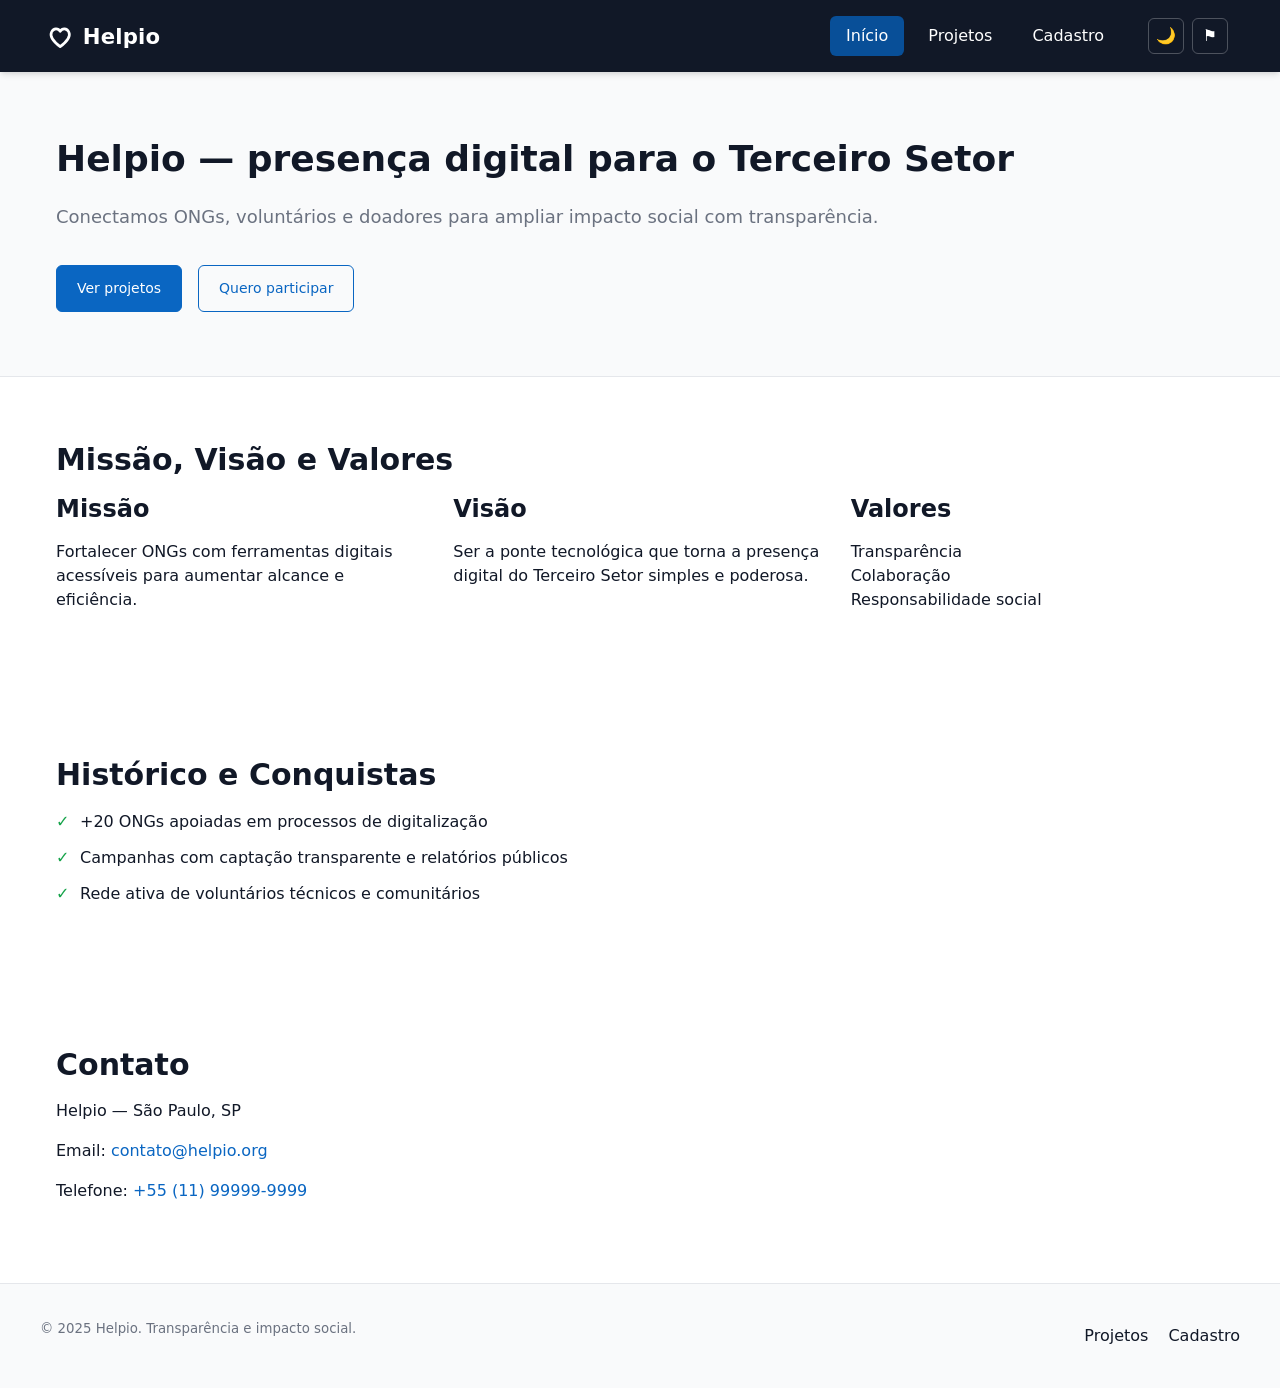
<file: index.html>
<!DOCTYPE html>
<html lang="pt-BR">
  <head>
    <meta charset="utf-8">
    <meta name="viewport" content="width=device-width, initial-scale=1">
    <meta name="description" content="Helpio: plataforma web para ONGs no Brasil — missão, projetos, voluntariado e transparência.">
    <meta name="theme-color" content="#0A66C2">
    <title>Helpio — Plataforma para ONGs</title>
    <link rel="icon" href="svg/logo.svg">
    <link rel="stylesheet" href="css/tokens.css">
    <link rel="stylesheet" href="css/base.css">
    <link rel="stylesheet" href="css/layout.css">
    <link rel="stylesheet" href="css/components.css">
    <link rel="stylesheet" href="css/utilities.css">
    <script src="js/masks.js"></script>
    <script src="js/theme.js"></script>
    <script src="js/storage.js"></script>
    <script src="js/toast.js"></script>
    <script src="js/modal.js"></script>
    <script src="js/panel.js"></script>
    <script src="js/validation.js"></script>
    <script src="js/projects.js"></script>
    <script src="js/router.js"></script>
    <script src="js/main.js"></script>
  </head>
  <body>
    <!-- acessibilidade: link para pular direto para o conteúdo principal -->
    <a class="skip-link" href="#main-content">Pular para conteúdo</a>

    <header class="site-header" role="banner">
      <div class="wrapper header-inner">
        <a class="brand" href="index.html" aria-label="Página inicial da Helpio">
          <img src="svg/logo.svg" alt="Helpio — Logotipo com coração" width="160" height="48">
        </a>
        <nav class="site-nav" aria-label="Navegação principal">
          <input type="checkbox" id="nav-toggle" class="nav-toggle">
          <label for="nav-toggle" class="nav-toggle-label"><span class="burger"><span></span></span><span class="sr-only">Menu</span></label>
          <ul class="nav-list">
            <li><a href="index.html" aria-current="page">Início</a></li>
            <li><a href="projetos.html">Projetos</a></li>
            <li><a href="cadastro.html">Cadastro</a></li>
            <li class="nav-actions">
              <div class="theme-controls" role="group" aria-label="Preferências de aparência">
                <button type="button" class="theme-button" data-theme-toggle="dark" aria-pressed="false" aria-label="Ativar modo escuro">🌙</button>
                <button type="button" class="theme-button" data-contrast-toggle="high" aria-pressed="false" aria-label="Ativar alto contraste">⚑</button>
              </div>
            </li>
          </ul>
          <div class="theme-controls" role="group" aria-label="Preferências de aparência">
            <button type="button" class="theme-button" data-theme-toggle="dark" aria-pressed="false" aria-label="Ativar modo escuro">🌙</button>
            <button type="button" class="theme-button" data-contrast-toggle="high" aria-pressed="false" aria-label="Ativar alto contraste">⚑</button>
          </div>
          <label for="nav-toggle" class="nav-overlay" aria-hidden="true"></label>
        </nav>
      </div>
    </header>

    <main id="main-content" class="site-main" tabindex="-1">
      <!-- hero simples -->
      <section class="section hero" aria-labelledby="hero-title">
        <div class="wrapper">
          <h1 id="hero-title">Helpio — presença digital para o Terceiro Setor</h1>
          <p class="lead">Conectamos ONGs, voluntários e doadores para ampliar impacto social com transparência.</p>
          <div class="cta">
            <a class="button primary" href="projetos.html">Ver projetos</a>
            <a class="button" href="cadastro.html">Quero participar</a>
          </div>
        </div>
      </section>

      <section class="section" aria-labelledby="mvv-title">
        <div class="wrapper">
          <h2 id="mvv-title">Missão, Visão e Valores</h2>
          <div class="grid-3">
            <article>
              <h3>Missão</h3>
              <p>Fortalecer ONGs com ferramentas digitais acessíveis para aumentar alcance e eficiência.</p>
            </article>
            <article>
              <h3>Visão</h3>
              <p>Ser a ponte tecnológica que torna a presença digital do Terceiro Setor simples e poderosa.</p>
            </article>
            <article>
              <h3>Valores</h3>
              <ul>
                <li>Transparência</li>
                <li>Colaboração</li>
                <li>Responsabilidade social</li>
              </ul>
            </article>
          </div>
        </div>
      </section>

      <section class="section" aria-labelledby="history-title">
        <div class="wrapper">
          <h2 id="history-title">Histórico e Conquistas</h2>
          <ul class="checklist">
            <li>+20 ONGs apoiadas em processos de digitalização</li>
            <li>Campanhas com captação transparente e relatórios públicos</li>
            <li>Rede ativa de voluntários técnicos e comunitários</li>
          </ul>
        </div>
      </section>

      <section class="section" aria-labelledby="contact-title">
        <div class="wrapper">
          <h2 id="contact-title">Contato</h2>
          <address>
            <!-- address foi usado para semântica -->
            <p>Helpio — São Paulo, SP</p>
            <p>Email: <a href="mailto:contato@helpio.org">contato@helpio.org</a></p>
            <p>Telefone: <a href="tel:+5511999999999">+55 (11) 99999-9999</a></p>
          </address>
        </div>
      </section>
    </main>

    <footer class="site-footer" role="contentinfo">
      <div class="wrapper footer-inner">
        <p>
          <small>© <span id="year">2025</span> Helpio. Transparência e impacto social.</small>
        </p>
        <nav aria-label="Rodapé">
          <ul class="footer-links">
            <li><a href="projetos.html">Projetos</a></li>
            <li><a href="cadastro.html">Cadastro</a></li>
          </ul>
        </nav>
      </div>
    </footer>
  </body>
  
</html>
</file>
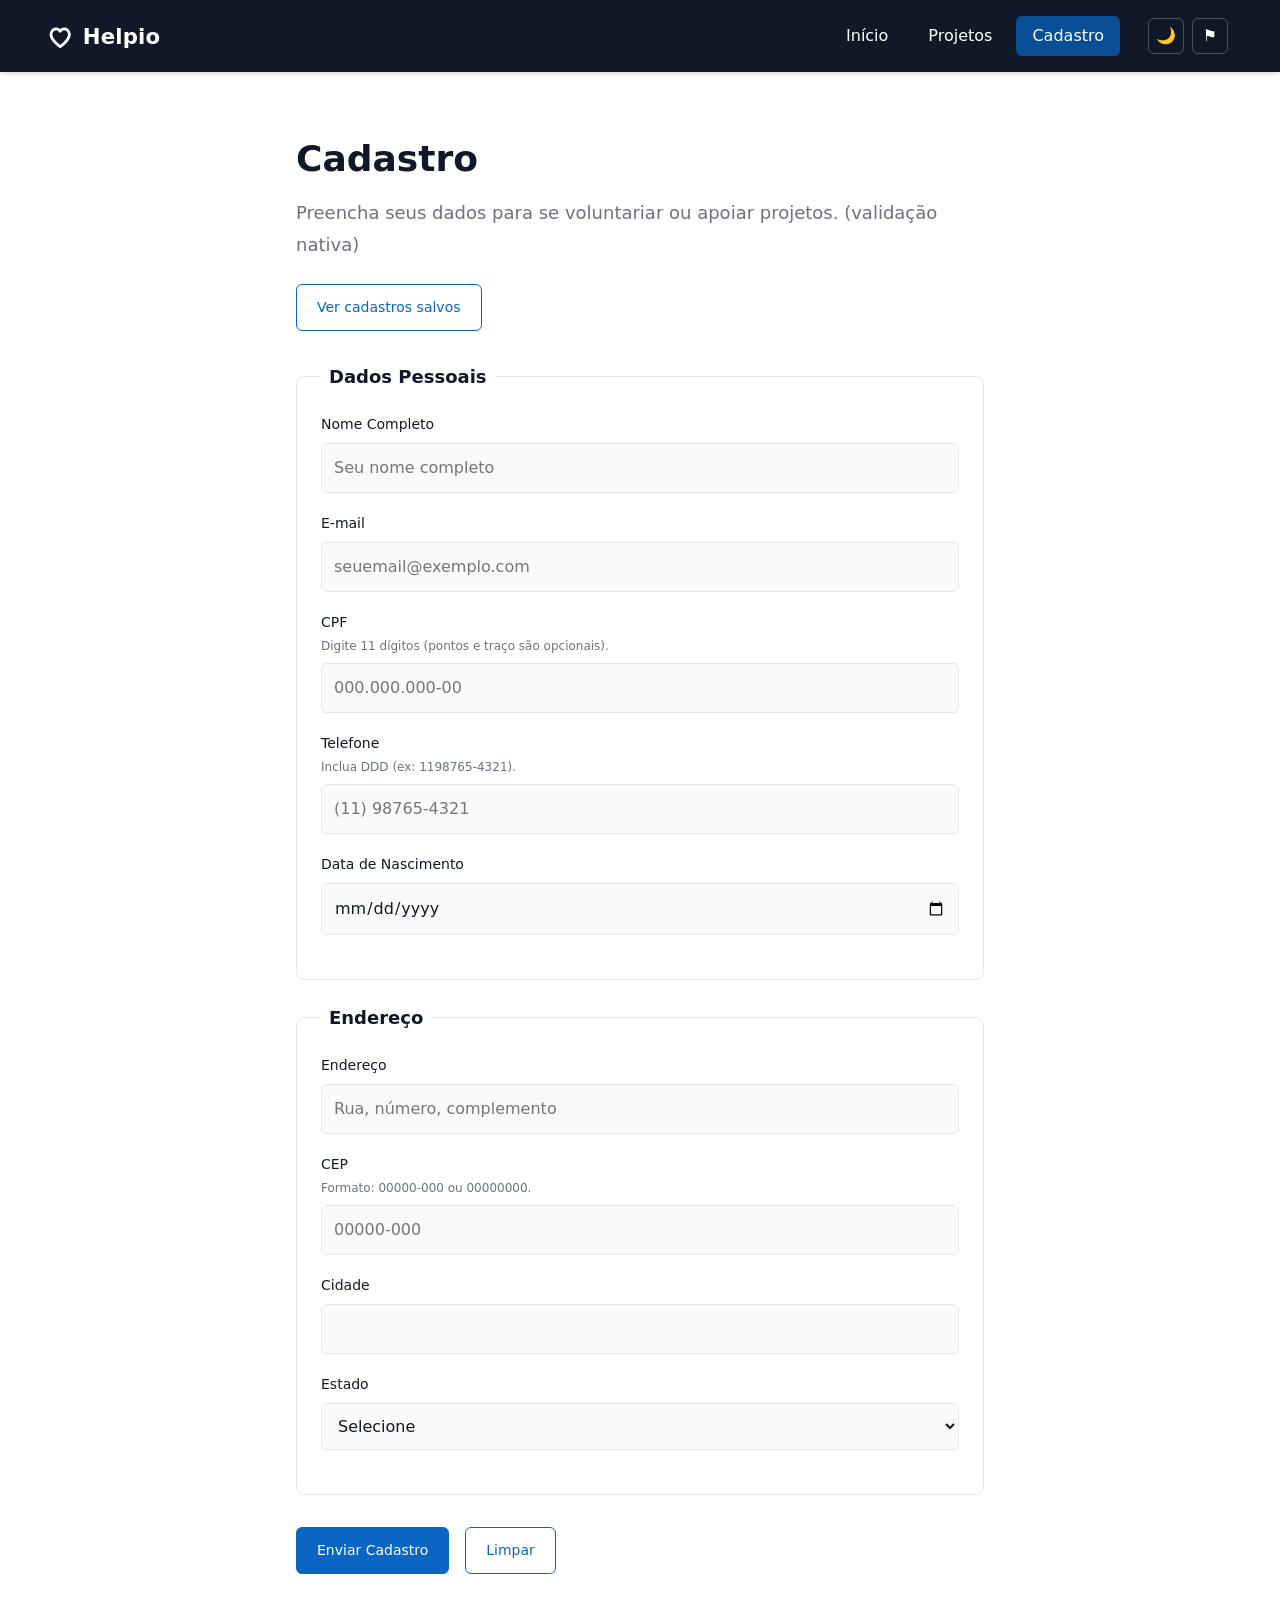
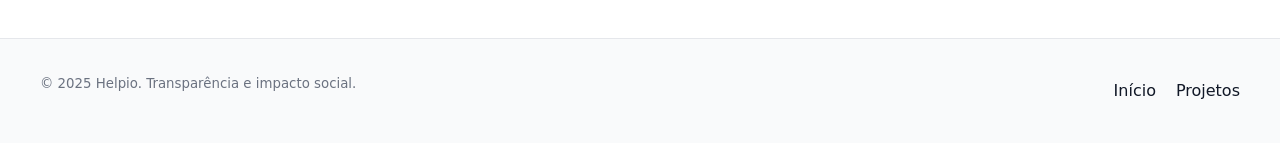
<file: cadastro.html>
<!DOCTYPE html>
<html lang="pt-BR">
  <head>
    <meta charset="utf-8">
    <meta name="viewport" content="width=device-width, initial-scale=1">
    <meta name="description" content="Cadastro na Helpio: voluntários e doadores. Validação nativa com HTML5.">
    <meta name="theme-color" content="#0A66C2">
    <title>Cadastro — Helpio</title>
    <link rel="icon" href="svg/logo.svg">
    <link rel="stylesheet" href="css/tokens.css">
    <link rel="stylesheet" href="css/base.css">
    <link rel="stylesheet" href="css/layout.css">
    <link rel="stylesheet" href="css/components.css">
    <link rel="stylesheet" href="css/utilities.css">
    <script src="js/masks.js"></script>
    <script src="js/theme.js"></script>
    <script src="js/storage.js"></script>
    <script src="js/toast.js"></script>
    <script src="js/modal.js"></script>
    <script src="js/panel.js"></script>
    <script src="js/validation.js"></script>
    <script src="js/projects.js"></script>
    <script src="js/router.js"></script>
    <script src="js/main.js"></script>
  </head>
  <body>
    <a class="skip-link" href="#main-content">Pular para conteúdo</a>

    <header class="site-header" role="banner">
      <div class="wrapper header-inner">
        <a class="brand" href="index.html" aria-label="Página inicial da Helpio">
          <img src="svg/logo.svg" alt="Helpio — Logotipo com coração" width="160" height="48">
        </a>
        <nav class="site-nav" aria-label="Navegação principal">
          <input type="checkbox" id="nav-toggle" class="nav-toggle">
          <label for="nav-toggle" class="nav-toggle-label"><span class="burger"><span></span></span><span class="sr-only">Menu</span></label>
          <ul class="nav-list">
            <li><a href="index.html">Início</a></li>
            <li><a href="projetos.html">Projetos</a></li>
            <li><a href="cadastro.html" aria-current="page">Cadastro</a></li>
            <li class="nav-actions">
              <div class="theme-controls" role="group" aria-label="Preferências de aparência">
                <button type="button" class="theme-button" data-theme-toggle="dark" aria-pressed="false" aria-label="Ativar modo escuro">🌙</button>
                <button type="button" class="theme-button" data-contrast-toggle="high" aria-pressed="false" aria-label="Ativar alto contraste">⚑</button>
              </div>
            </li>
          </ul>
          <div class="theme-controls" role="group" aria-label="Preferências de aparência">
            <button type="button" class="theme-button" data-theme-toggle="dark" aria-pressed="false" aria-label="Ativar modo escuro">🌙</button>
            <button type="button" class="theme-button" data-contrast-toggle="high" aria-pressed="false" aria-label="Ativar alto contraste">⚑</button>
          </div>
          <label for="nav-toggle" class="nav-overlay" aria-hidden="true"></label>
        </nav>
      </div>
    </header>

    <main id="main-content" class="site-main" tabindex="-1">
      <section class="section" aria-labelledby="cadastro-title">
        <div class="wrapper form-wrapper">
          <h1 id="cadastro-title">Cadastro</h1>
          <p class="lead">Preencha seus dados para se voluntariar ou apoiar projetos. (validação nativa)</p>

          <div class="mt-24 mb-32">
            <button type="button" class="button" data-modal-open="modal-cadastros">Ver cadastros salvos</button>
          </div>

          <!-- fieldset/legend foi usado para deixar os grupos mais claros -->
          <form action="#" method="post" data-js="cadastro-form">
            <fieldset>
              <legend>Dados Pessoais</legend>

              <div class="form-field">
                <label for="fullName">Nome Completo</label>
                <input id="fullName" name="fullName" type="text" required minlength="3" placeholder="Seu nome completo">
              </div>

              <div class="form-field">
                <label for="email">E-mail</label>
                <input id="email" name="email" type="email" required placeholder="seuemail@exemplo.com">
              </div>

              <div class="form-field">
                <label for="cpf">CPF</label>
                <small id="cpfHelp" class="help">Digite 11 dígitos (pontos e traço são opcionais).</small>
                <input id="cpf" name="cpf" type="text" inputmode="numeric" aria-describedby="cpfHelp" data-mask="cpf"
                  pattern="^\d{3}\.?\d{3}\.?\d{3}-?\d{2}$" title="Formato: 000.000.000-00 ou 00000000000" required placeholder="000.000.000-00" maxlength="14">
              </div>

              <div class="form-field">
                <label for="phone">Telefone</label>
                <small id="phoneHelp" class="help">Inclua DDD (ex: 1198765-4321).</small>
                <input id="phone" name="phone" type="tel" inputmode="tel" aria-describedby="phoneHelp" data-mask="phone"
                  pattern="^\(?\d{2}\)?\s?\d{4,5}-?\d{4}$" title="Use DDD e número. Exemplos: (11) 98765-4321 ou 11987654321" required placeholder="(11) 98765-4321" maxlength="15">
              </div>

              <div class="form-field">
                <label for="birthDate">Data de Nascimento</label>
                <input id="birthDate" name="birthDate" type="date" required>
              </div>
            </fieldset>

            <fieldset>
              <legend>Endereço</legend>

              <div class="form-field">
                <label for="address">Endereço</label>
                <input id="address" name="address" type="text" required placeholder="Rua, número, complemento">
              </div>

              <div class="form-field">
                <label for="cep">CEP</label>
                <small id="cepHelp" class="help">Formato: 00000-000 ou 00000000.</small>
                <input id="cep" name="cep" type="text" inputmode="numeric" aria-describedby="cepHelp" data-mask="cep"
                  pattern="^\d{5}-?\d{3}$" title="Formato: 00000-000 ou 00000000" required placeholder="00000-000" maxlength="9">
              </div>

              <div class="form-field">
                <label for="city">Cidade</label>
                <input id="city" name="city" type="text" required>
              </div>

              <div class="form-field">
                <label for="state">Estado</label>
                <select id="state" name="state" required>
                  <option value="">Selecione</option>
                  <option>AC</option><option>AL</option><option>AP</option><option>AM</option>
                  <option>BA</option><option>CE</option><option>DF</option><option>ES</option>
                  <option>GO</option><option>MA</option><option>MT</option><option>MS</option>
                  <option>MG</option><option>PA</option><option>PB</option><option>PR</option>
                  <option>PE</option><option>PI</option><option>RJ</option><option>RN</option>
                  <option>RS</option><option>RO</option><option>RR</option><option>SC</option>
                  <option>SP</option><option>SE</option><option>TO</option>
                </select>
              </div>
            </fieldset>

            <div class="form-actions">
              <button type="submit" class="button primary">Enviar Cadastro</button>
              <button type="reset" class="button">Limpar</button>
            </div>
          </form>
        </div>
      </section>
    </main>

    <footer class="site-footer" role="contentinfo">
      <div class="wrapper footer-inner">
        <p>
          <small>© <span id="year">2025</span> Helpio. Transparência e impacto social.</small>
        </p>
        <nav aria-label="Rodapé">
          <ul class="footer-links">
            <li><a href="index.html">Início</a></li>
            <li><a href="projetos.html">Projetos</a></li>
          </ul>
        </nav>
      </div>
    </footer>
  </body>
</html>
</file>
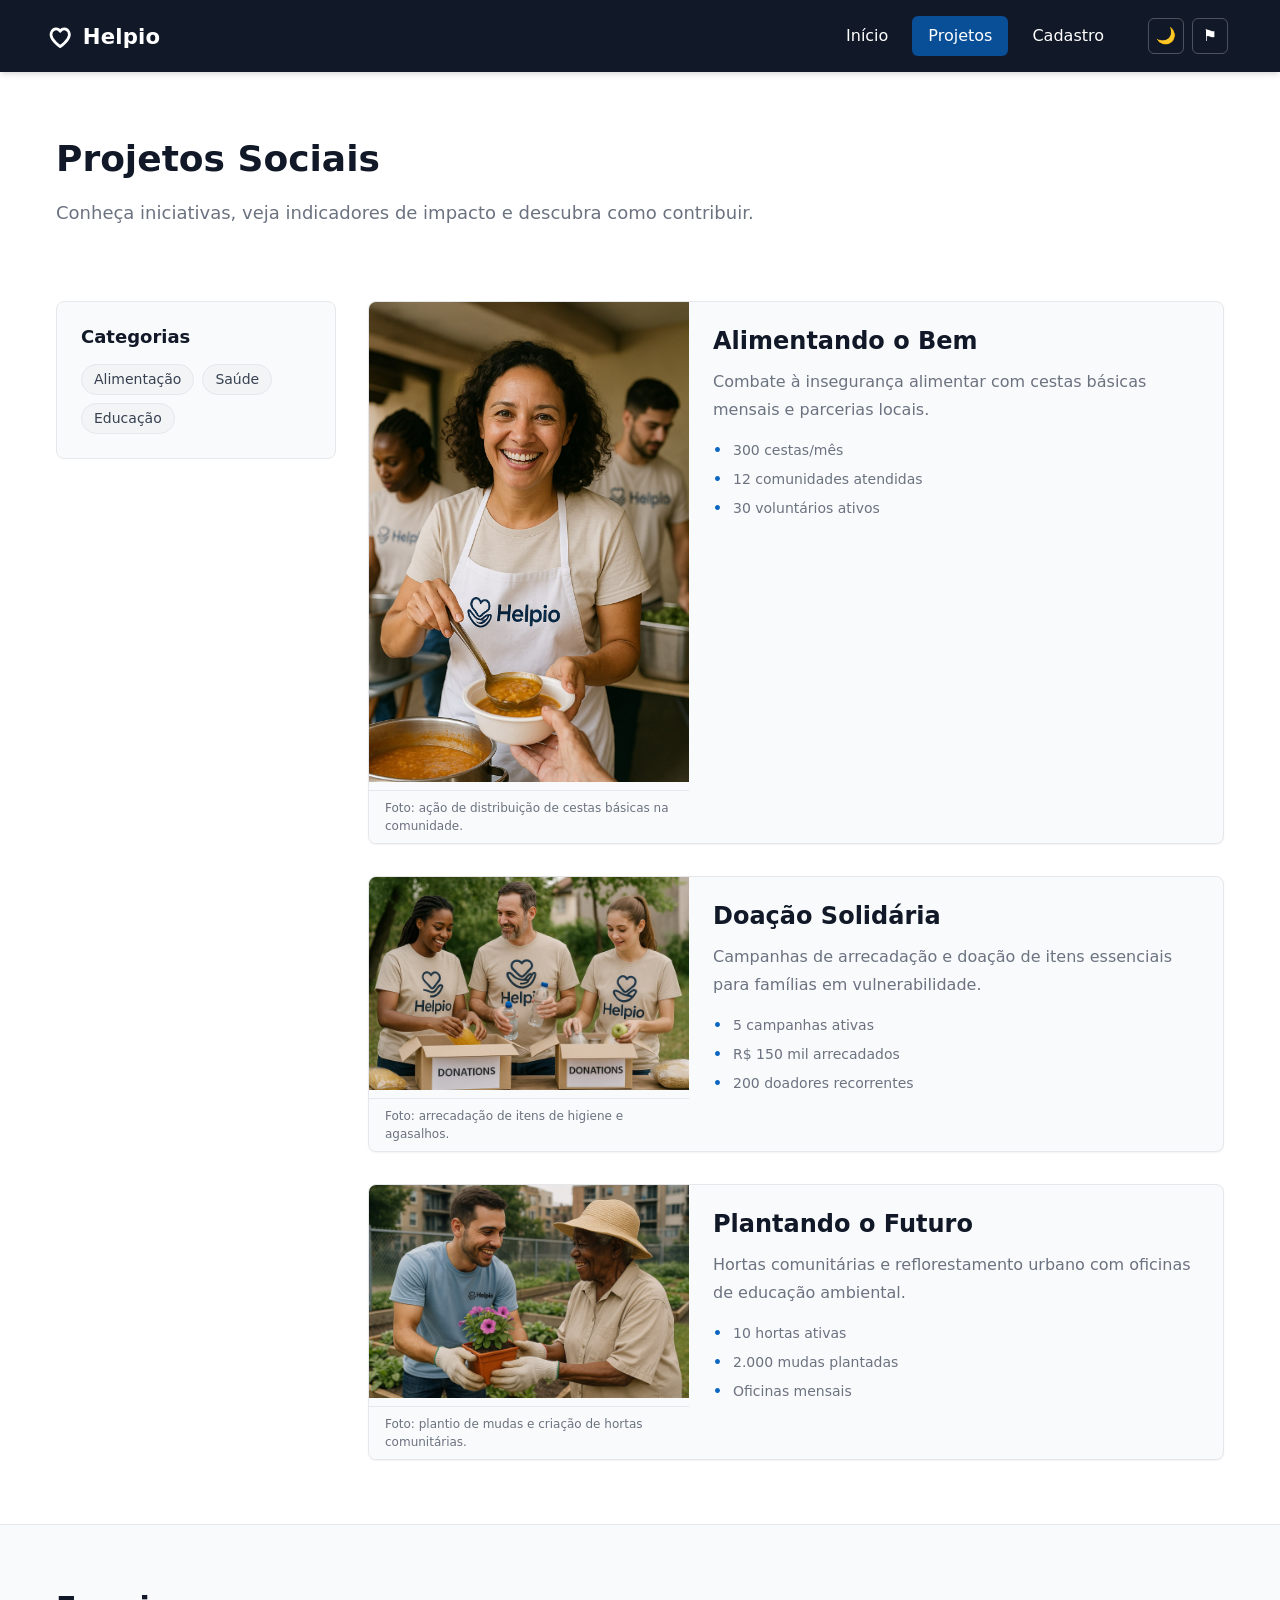
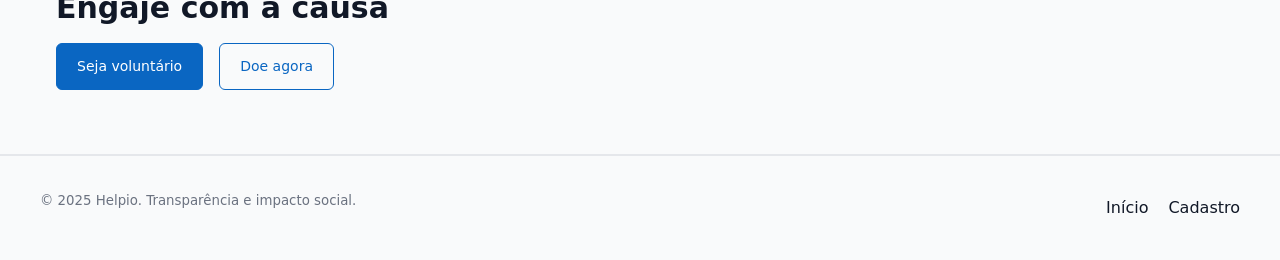
<file: projetos.html>
<!DOCTYPE html>
<html lang="pt-BR">
  <head>
    <meta charset="utf-8">
    <meta name="viewport" content="width=device-width, initial-scale=1">
    <meta name="description" content="Projetos sociais da Helpio: oportunidades de voluntariado, impacto e doações.">
    <meta name="theme-color" content="#0A66C2">
    <title>Projetos — Helpio</title>
    <link rel="icon" href="svg/logo.svg">
    <link rel="stylesheet" href="css/tokens.css">
    <link rel="stylesheet" href="css/base.css">
    <link rel="stylesheet" href="css/layout.css">
    <link rel="stylesheet" href="css/components.css">
    <link rel="stylesheet" href="css/utilities.css">
    <script src="js/masks.js"></script>
    <script src="js/theme.js"></script>
    <script src="js/storage.js"></script>
    <script src="js/toast.js"></script>
    <script src="js/modal.js"></script>
    <script src="js/panel.js"></script>
    <script src="js/validation.js"></script>
    <script src="js/projects.js"></script>
    <script src="js/router.js"></script>
    <script src="js/main.js"></script>
  </head>
  <body>
    <a class="skip-link" href="#main-content">Pular para conteúdo</a>

    <header class="site-header" role="banner">
      <div class="wrapper header-inner">
        <a class="brand" href="index.html" aria-label="Página inicial da Helpio">
          <!-- usando o logo vetorial SVG -->
          <img src="svg/logo.svg" alt="Helpio — Logotipo com coração" width="160" height="48">
        </a>
        <nav class="site-nav" aria-label="Navegação principal">
          <input type="checkbox" id="nav-toggle" class="nav-toggle">
          <label for="nav-toggle" class="nav-toggle-label"><span class="burger"><span></span></span><span class="sr-only">Menu</span></label>
          <ul class="nav-list">
            <li><a href="index.html">Início</a></li>
            <li><a href="projetos.html" aria-current="page">Projetos</a></li>
            <li><a href="cadastro.html">Cadastro</a></li>
            <li class="nav-actions">
              <div class="theme-controls" role="group" aria-label="Preferências de aparência">
                <button type="button" class="theme-button" data-theme-toggle="dark" aria-pressed="false" aria-label="Ativar modo escuro">🌙</button>
                <button type="button" class="theme-button" data-contrast-toggle="high" aria-pressed="false" aria-label="Ativar alto contraste">⚑</button>
              </div>
            </li>
          </ul>
          <div class="theme-controls" role="group" aria-label="Preferências de aparência">
            <button type="button" class="theme-button" data-theme-toggle="dark" aria-pressed="false" aria-label="Ativar modo escuro">🌙</button>
            <button type="button" class="theme-button" data-contrast-toggle="high" aria-pressed="false" aria-label="Ativar alto contraste">⚑</button>
          </div>
          <label for="nav-toggle" class="nav-overlay" aria-hidden="true"></label>
        </nav>
      </div>
    </header>

    <main id="main-content" class="site-main" tabindex="-1">
      <section class="section" aria-labelledby="projects-title">
        <div class="wrapper grid-layout">
          <header class="page-header">
            <h1 id="projects-title">Projetos Sociais</h1>
            <p class="lead">Conheça iniciativas, veja indicadores de impacto e descubra como contribuir.</p>
          </header>

          <aside class="sidebar" aria-labelledby="categories-title">
            <h2 id="categories-title">Categorias</h2>
            <ul class="tags">
              <li><a href="#">Alimentação</a></li>
              <li><a href="#">Saúde</a></li>
              <li><a href="#">Educação</a></li>
            </ul>
          </aside>

          <section class="project-list" aria-label="Lista de projetos">
            <article class="project" aria-labelledby="proj1-title" data-categories="Alimentação">
              <figure>
                <picture>
                  <img src="img/projeto_alimentando_o_bem.jpg" alt="Distribuição de alimentos para famílias — projeto Alimentando o Bem" width="640" height="360" loading="lazy">
                </picture>
                <figcaption>Foto: ação de distribuição de cestas básicas na comunidade.</figcaption>
              </figure>
              <div class="project-body">
                <h2 id="proj1-title">Alimentando o Bem</h2>
                <p>Combate à insegurança alimentar com cestas básicas mensais e parcerias locais.</p>
                <ul class="metrics">
                  <li>300 cestas/mês</li>
                  <li>12 comunidades atendidas</li>
                  <li>30 voluntários ativos</li>
                </ul>
              </div>
            </article>

            <article class="project" aria-labelledby="proj2-title" data-categories="Alimentação, Saúde">
              <figure>
                <picture>
                  <img src="img/projeto_doação_solidária.jpg" alt="Campanha de doações de itens essenciais — projeto Doação Solidária" width="640" height="360" loading="lazy">
                </picture>
                <figcaption>Foto: arrecadação de itens de higiene e agasalhos.</figcaption>
              </figure>
              <div class="project-body">
                <h2 id="proj2-title">Doação Solidária</h2>
                <p>Campanhas de arrecadação e doação de itens essenciais para famílias em vulnerabilidade.</p>
                <ul class="metrics">
                  <li>5 campanhas ativas</li>
                  <li>R$ 150 mil arrecadados</li>
                  <li>200 doadores recorrentes</li>
                </ul>
              </div>
            </article>

            <article class="project" aria-labelledby="proj3-title" data-categories="Educação, Saúde">
              <figure>
                <picture>
                  <img src="img/projeto_plantando_o_futuro.jpg" alt="Mutirão de plantio de mudas — projeto Plantando o Futuro" width="640" height="360" loading="lazy">
                </picture>
                <figcaption>Foto: plantio de mudas e criação de hortas comunitárias.</figcaption>
              </figure>
              <div class="project-body">
                <h2 id="proj3-title">Plantando o Futuro</h2>
                <p>Hortas comunitárias e reflorestamento urbano com oficinas de educação ambiental.</p>
                <ul class="metrics">
                  <li>10 hortas ativas</li>
                  <li>2.000 mudas plantadas</li>
                  <li>Oficinas mensais</li>
                </ul>
              </div>
            </article>
          </section>
        </div>
      </section>

      <section class="section ctas" aria-labelledby="engajamento-title">
        <div class="wrapper">
          <h2 id="engajamento-title">Engaje com a causa</h2>
          <!-- direcionamento para o cadastro -->
          <div class="cta">
            <a class="button primary" href="cadastro.html#voluntario">Seja voluntário</a>
            <a class="button" href="cadastro.html#doacao">Doe agora</a>
          </div>
        </div>
      </section>
    </main>

    <footer class="site-footer" role="contentinfo">
      <div class="wrapper footer-inner">
        <p>
          <small>© <span id="year">2025</span> Helpio. Transparência e impacto social.</small>
        </p>
        <nav aria-label="Rodapé">
          <ul class="footer-links">
            <li><a href="index.html">Início</a></li>
            <li><a href="cadastro.html">Cadastro</a></li>
          </ul>
        </nav>
      </div>
    </footer>
  </body>
</html>
</file>
<file: css/tokens.css>
:root {
  --color-primary-700: #084f98;
  --color-primary-600: #0A66C2;
  --color-primary-500: #2b7bd0;
  --color-primary-400: #60a5fa;
  
  --color-secondary-600: #f97316;
  --color-accent-600: #7c3aed;
  --color-success-600: #16a34a;  
  --color-warning-600: #d97706;  
  --color-danger-600: #dc2626;   
  --color-info-600: #0284c7;     

  --neutral-50:  #f9fafb;
  --neutral-100: #f3f4f6;
  --neutral-200: #e5e7eb;
  --neutral-300: #d1d5db;
  --neutral-400: #9ca3af;
  --neutral-500: #6b7280;
  --neutral-600: #4b5563;
  --neutral-700: #374151;
  --neutral-800: #1f2937;
  --neutral-900: #111827;

  --bg-body: #ffffff;
  --bg-surface: var(--neutral-50);
  --text-body: var(--neutral-900);
  --text-muted: var(--neutral-500);
  --border-color: var(--neutral-200);

  --menu-surface: var(--neutral-900);
  --menu-border: var(--neutral-700);
  --nav-link: #ffffff;
  --nav-link-active-bg: var(--color-primary-700);
  --nav-link-active-color: #ffffff;

  --chip-bg: var(--neutral-100);
  --chip-text: var(--neutral-700);
  --chip-hover-bg: var(--neutral-200);
  --chip-hover-color: var(--text-body);

  --font-sans: system-ui, -apple-system, "Segoe UI", Roboto, Ubuntu, Cantarell, "Helvetica Neue", Arial, "Noto Sans", sans-serif;
  --font-weight-normal: 400;
  --font-weight-medium: 500;
  --font-weight-bold: 700;
  
  --fs-xs: 0.75rem;   /* 12px */
  --fs-sm: 0.875rem;  /* 14px */
  --fs-md: 1rem;      /* 16px (base) */
  --fs-lg: 1.125rem;  /* 18px */
  --fs-xl: 1.25rem;   /* 20px */
  --fs-2xl: 1.5rem;   /* 24px */
  --fs-3xl: 1.875rem; /* 30px */
  --fs-4xl: 2.25rem;  /* 36px */
  
  --lh-tight: 1.25;
  --lh-normal: 1.5;
  --lh-relaxed: 1.75;

  --space-4: 0.25rem;  /* 4px */
  --space-8: 0.5rem;   /* 8px */
  --space-12: 0.75rem; /* 12px */
  --space-16: 1rem;    /* 16px */
  --space-20: 1.25rem; /* 20px */
  --space-24: 1.5rem;  /* 24px */
  --space-32: 2rem;    /* 32px */
  --space-40: 2.5rem;  /* 40px */
  --space-48: 3rem;    /* 48px */
  --space-64: 4rem;    /* 64px */

  --container-max: 1200px;
  --container-padding: var(--space-16);
  
  --radius-sm: 4px;
  --radius-md: 6px;
  --radius-lg: 8px;
  --radius-xl: 12px;
  --radius-full: 9999px;
  
  --shadow-sm: 0 1px 2px 0 rgba(0, 0, 0, 0.05);
  --shadow-md: 0 4px 6px -1px rgba(0, 0, 0, 0.1), 0 2px 4px -1px rgba(0, 0, 0, 0.06);
  --shadow-lg: 0 10px 15px -3px rgba(0, 0, 0, 0.1), 0 4px 6px -2px rgba(0, 0, 0, 0.05);

  --transition-fast: 150ms ease-in-out;
  --transition-base: 200ms ease-in-out;
  --transition-slow: 300ms ease-in-out;
}

/* Modo escuro */
:root[data-theme="dark"] {
  --bg-body: #0b1220;
  --bg-surface: #121a2a;
  --text-body: #f3f4f6;
  --text-muted: #cbd5e1;
  --border-color: #1f2937;
  --color-primary-600: #60a5fa;
  --color-primary-700: #3b82f6;
  --menu-surface: #0b1220;
  --menu-border: #1f2937;
  --nav-link: #ffffff;
  --nav-link-active-bg: var(--color-primary-700);
  --nav-link-active-color: #ffffff;

  --chip-bg: #1f2937;
  --chip-text: var(--text-body);
  --chip-hover-bg: #374151;
  --chip-hover-color: var(--text-body);
}

/* Alto contraste (AA/AAA inclinado) */
:root[data-contrast="high"] {
  --bg-body: #000000;
  --bg-surface: #000000;
  --text-body: #ffffff;
  --text-muted: #ffffff;
  --border-color: #ffffff;
  --color-primary-600: #ffffff;
  --color-primary-700: #e5e7eb;

  --menu-surface: #000000;
  --menu-border: #ffffff;
  --nav-link: #ffffff;
  --nav-link-active-bg: #ffffff;
  --nav-link-active-color: #000000;

  --chip-bg: transparent;
  --chip-text: #ffffff;
  --chip-hover-bg: #ffffff;
  --chip-hover-color: #000000;
}
</file>
<file: css/base.css>
/* padronização de estilos universal */
*, *::before, *::after {
  box-sizing: border-box;
  margin: 0;
  padding: 0;
}

html {
  -webkit-text-size-adjust: 100%;
  -webkit-font-smoothing: antialiased;
  -moz-osx-font-smoothing: grayscale;
  scroll-behavior: smooth;
}

/* Garante que o atributo [hidden] sempre esconda o elemento, mesmo que o CSS tenha sido ignorado */
[hidden] { display: none !important; }

body {
  margin: 0;
  font-family: var(--font-sans);
  font-size: var(--fs-md);
  font-weight: var(--font-weight-normal);
  line-height: var(--lh-normal);
  color: var(--text-body);
  background-color: var(--bg-body);
  min-height: 100vh;
}

/* Definição de títulos */
h1, h2, h3, h4, h5, h6 {
  margin: 0 0 var(--space-16) 0;
  font-weight: var(--font-weight-bold);
  line-height: var(--lh-tight);
  color: var(--text-body);
}

h1 { font-size: var(--fs-4xl); }
h2 { font-size: var(--fs-3xl); }
h3 { font-size: var(--fs-2xl); }
h4 { font-size: var(--fs-xl); }
h5 { font-size: var(--fs-lg); }
h6 { font-size: var(--fs-md); }

p {
  margin: 0 0 var(--space-16) 0;
}

ul, ol {
  list-style: none;
  margin: 0;
  padding: 0;
}

/* Links */
a {
  color: var(--color-primary-600);
  text-decoration: none;
  transition: color var(--transition-fast);
}

a:hover {
  color: var(--color-primary-700);
}

a:focus-visible {
  outline: 2px solid var(--color-primary-600);
  outline-offset: 2px;
  border-radius: var(--radius-sm);
}

/* Imagens e mídia */
img, picture, video, canvas, svg {
  display: block;
  max-width: 100%;
  height: auto;
}

picture {
  display: block;
}

figcaption {
  font-size: var(--fs-sm);
  color: var(--text-muted);
  margin-top: var(--space-8);
}

/* Formulários */
button, input, select, textarea {
  font: inherit;
  color: inherit;
}

button {
  cursor: pointer;
  border: none;
  background: none;
}

fieldset {
  border: 1px solid var(--border-color);
  border-radius: var(--radius-lg);
  padding: var(--space-24);
  margin-bottom: var(--space-24);
}

legend {
  font-weight: var(--font-weight-bold);
  font-size: var(--fs-lg);
  padding: 0 var(--space-8);
}

address {
  font-style: normal;
}

/* Skip link — link para pular direto para o conteúdo principal */
.skip-link {
  position: absolute;
  left: -9999px;
  top: auto;
  width: 1px;
  height: 1px;
  overflow: hidden;
  z-index: 999;
}

.skip-link:focus {
  position: fixed;
  left: var(--space-16);
  top: var(--space-16);
  width: auto;
  height: auto;
  padding: var(--space-12) var(--space-20);
  background: var(--color-primary-600);
  color: white;
  border-radius: var(--radius-md);
  box-shadow: var(--shadow-lg);
  font-weight: var(--font-weight-bold);
  text-decoration: none;
}

/* Wrapper e container */
.wrapper, .container {
  max-width: var(--container-max);
  margin: 0 auto;
  padding: 0 var(--container-padding);
}

/* Espaçamento das seções */
.section {
  padding: var(--space-48) 0;
}

@media (min-width: 768px) {
  .section {
    padding: var(--space-64) 0;
  }
}

.lead {
  font-size: var(--fs-lg);
  color: var(--text-muted);
  line-height: var(--lh-relaxed);
}

.visually-hidden {
  position: absolute !important;
  width: 1px;
  height: 1px;
  margin: -1px;
  padding: 0;
  border: 0;
  clip: rect(0 0 0 0);
  clip-path: inset(50%);
  overflow: hidden;
  white-space: nowrap;
}
</file>
<file: css/layout.css>
/* Grid system de 12 colunas */
.grid {
  display: grid;
  gap: var(--space-24);
  grid-template-columns: repeat(12, 1fr);
}

/* Utilitários de colunas */
.col-1  { grid-column: span 12; }
.col-2  { grid-column: span 12; }
.col-3  { grid-column: span 12; }
.col-4  { grid-column: span 12; }
.col-6  { grid-column: span 12; }
.col-8  { grid-column: span 12; }
.col-12 { grid-column: span 12; }

/* Tablet */
@media (min-width: 768px) {
  .col-4  { grid-column: span 4; }
  .col-6  { grid-column: span 6; }
  .col-8  { grid-column: span 8; }
}

/* Desktop */
@media (min-width: 1024px) {
  .col-1  { grid-column: span 1; }
  .col-2  { grid-column: span 2; }
  .col-3  { grid-column: span 3; }
}

/* ===== HEADER ===== */ 
.site-header {
  background-color: var(--neutral-900);
  color: white;
  position: sticky;
  top: 0;
  z-index: 100;
  box-shadow: var(--shadow-md);
  padding-left: var(--container-padding);
  padding-right: var(--container-padding);
}

.header-inner {
  display: flex;
  align-items: center;
  justify-content: space-between;
  padding: var(--space-16) 0;
  gap: var(--space-24);
}

.brand {
  display: flex;
  align-items: center;
}

.brand img {
  height: 40px;
  width: auto;
  object-fit: contain;
  filter: brightness(0) invert(1);
}

.site-footer {
  background-color: var(--bg-surface);
  border-top: 1px solid var(--border-color);
  margin-top: auto;
  padding-left: var(--container-padding);
  padding-right: var(--container-padding);
}

.footer-inner {
  display: flex;
  align-items: center;
  justify-content: space-between;
  padding: var(--space-32) 0;
  gap: var(--space-16);
  flex-wrap: wrap;
}

.footer-links {
  display: flex;
  gap: var(--space-20);
  list-style: none;
  margin: 0;
  padding: 0;
}

.footer-links a {
  color: var(--text-body);
  transition: color var(--transition-fast);
}

.footer-links a:hover {
  color: var(--color-primary-600);
}

.site-footer small {
  color: var(--text-muted);
}

.site-main {
  min-height: 60vh;
}

.hero {
  background: var(--bg-surface);
  border-bottom: 1px solid var(--border-color);
}

.hero h1 {
  margin-bottom: var(--space-20);
}

.hero .lead {
  margin-bottom: var(--space-32);
}

.grid-3 {
  display: grid;
  grid-template-columns: 1fr;
  gap: var(--space-24);
}

@media (min-width: 768px) {
  .grid-3 {
    grid-template-columns: repeat(2, 1fr);
  }
}

@media (min-width: 1024px) {
  .grid-3 {
    grid-template-columns: repeat(3, 1fr);
  }
}

.grid-layout {
  display: grid;
  gap: var(--space-32);
  grid-template-columns: 1fr;
}

@media (min-width: 1024px) {
  .grid-layout {
    grid-template-columns: 280px 1fr;
    align-items: start;
  }
}

.page-header {
  grid-column: 1 / -1;
  margin-bottom: var(--space-24);
}

.project-list {
  display: grid;
  gap: var(--space-32);
  grid-column: 1 / -1;
}

@media (min-width: 1024px) {
  .project-list {
    grid-column: 2;
  }
}

.sidebar {
  background-color: var(--bg-surface);
  padding: var(--space-24);
  border-radius: var(--radius-lg);
  border: 1px solid var(--border-color);
  position: sticky;
  top: 96px;
  z-index: 2;
}

@media (min-width: 1024px) {
  .sidebar {
    grid-column: 1;
    grid-row: 2;
  }
}

.sidebar h2 {
  font-size: var(--fs-lg);
  margin-bottom: var(--space-16);
}

.checklist {
  list-style: none;
  padding: 0;
  margin: 0;
}

.checklist li {
  padding-left: var(--space-24);
  position: relative;
  margin-bottom: var(--space-12);
}

.checklist li::before {
  content: "✓";
  position: absolute;
  left: 0;
  color: var(--color-success-600);
  font-weight: var(--font-weight-bold);
}

.team {
  display: grid;
  grid-template-columns: repeat(auto-fit, minmax(200px, 1fr));
  gap: var(--space-24);
  list-style: none;
  margin: 0;
  padding: 0;
}

.team figure {
  text-align: center;
  margin: 0;
}

.team img {
  margin: 0 auto var(--space-12);
  border-radius: var(--radius-lg);
  border: 2px solid var(--border-color);
}

.cta {
  display: flex;
  gap: var(--space-16);
  flex-wrap: wrap;
  align-items: center;
}

.ctas {
  background-color: var(--bg-surface);
  border-top: 1px solid var(--border-color);
  border-bottom: 1px solid var(--border-color);
}

.form-wrapper {
  max-width: 720px;
  margin: 0 auto;
}
</file>
<file: css/components.css>
.site-nav {
  position: relative;
  display: inline-flex;
  align-items: center;
  gap: var(--space-12);
}

.nav-list {
  display: none;
  list-style: none;
  margin: 0;
  padding: 0;
  gap: var(--space-4);
}

@media (min-width: 768px) {
  .nav-list {
    display: flex;
    gap: var(--space-8);
  }
}

.nav-list li {
  margin: 0;
  padding: 0;
}

.nav-list a {
  display: block;
  padding: var(--space-8) var(--space-16);
  color: var(--nav-link);
  text-decoration: none;
  border-radius: var(--radius-md);
  transition: background-color var(--transition-fast);
  font-weight: var(--font-weight-medium);
}

.nav-list a:hover,
.nav-list a:focus-visible {
  background-color: var(--nav-link-active-bg);
  color: var(--nav-link-active-color);
}

.nav-list a[aria-current="page"] {
  background-color: var(--nav-link-active-bg);
  color: var(--nav-link-active-color);
}

/* Evita outline persistente em mobile e mantém acessibilidade com focus-visible */
.nav-list a:focus { outline: none; }
.nav-toggle:focus + .nav-toggle-label { outline: none; }
.nav-toggle-label:focus { outline: none; }

/* Menu hambúrguer (mobile) */
.nav-toggle {
  display: none;
}


.nav-toggle-label {
  display: inline-flex;
  align-items: center;
  justify-content: center;
  padding: var(--space-8) var(--space-12); /* menos padding interno */
  background-color: transparent;
  border: none; /* remove a borda branca que parecia outline */
  border-radius: var(--radius-md);
  color: white;
  font-weight: var(--font-weight-medium);
  cursor: pointer;
  transition: all var(--transition-fast);
  outline: none;
  -webkit-tap-highlight-color: transparent;
}

.nav-toggle-label:hover {
  background-color: rgba(255, 255, 255, 0.1);
}

.nav-toggle-label:focus-visible {
  outline: none;
  box-shadow: 0 0 0 3px rgba(255,255,255,0.25);
  border-radius: var(--radius-md);
}

/* ícone hamburguer (3 linhas) */
.burger {
  width: 20px;
  height: 14px;
  position: relative;
  display: inline-block;
}
.burger::before,
.burger::after,
.burger span {
  content: "";
  position: absolute;
  left: 0;
  right: 0;
  height: 2px;
  background: currentColor;
  border-radius: 2px;
}
.burger::before { top: 0; }
.burger::after { bottom: 0; }
.burger span { top: 6px; }

@media (min-width: 768px) {
  .nav-toggle-label {
    display: none;
  }
  /* Esconde os botões na versão de desktop */
  .nav-list .nav-actions { display: none; }
}

@media (max-width: 767px) { /* No celular, mostra apenas os botões de dentro do menu */
  .site-nav > .theme-controls { display: none; }
  .nav-list .nav-actions { display: block; margin-top: var(--space-8); padding-top: var(--space-8); border-top: 1px solid var(--menu-border); }
  .nav-list .nav-actions .theme-controls { display: inline-flex; gap: var(--space-8); margin-left: 0; }
  .nav-list .nav-actions .theme-button { width: 40px; height: 40px; border-color: rgba(255,255,255,0.25); color: #fff; }
  .nav-list .nav-actions .theme-button[aria-pressed="true"] { background-color: var(--nav-link-active-bg); border-color: var(--nav-link-active-bg); }
}

@media (max-width: 767px) {
  .nav-list {
    position: absolute;
    top: calc(100% + var(--space-8));
    right: 0;
    background-color: var(--menu-surface);
    border: 1px solid var(--menu-border);
    border-radius: var(--radius-lg);
    padding: var(--space-8);
    min-width: 200px;
    box-shadow: var(--shadow-lg);
    flex-direction: column;
    z-index: 1001; // Permite que o menu seja exibido acima do overlay
  }
  
  .nav-toggle:checked + .nav-toggle-label + .nav-list {
    display: flex;
  }

  /* overlay para fechar ao clicar fora */
  .nav-overlay {
    position: fixed;
    inset: 0;
    display: none;
    background: rgba(0,0,0,0.25); /* adiciona um overlay para fechar o menu ao clicar fora */
    z-index: 1000;
  }
  .nav-toggle:checked ~ .nav-overlay {
    display: block;
  }
  
  /* Esconde os controles externos no mobile e inclui-os dentro do menu */
  .theme-controls { display: none; }
  .nav-list .nav-actions { display: block; margin-top: var(--space-8); padding-top: var(--space-8); border-top: 1px solid var(--neutral-700); }
  .nav-list .nav-actions .theme-controls { display: inline-flex; gap: var(--space-8); }
  .nav-list .nav-actions .theme-button { width: 40px; height: 40px; border-color: rgba(255,255,255,0.25); color: #fff; }
  .nav-list .nav-actions .theme-button[aria-pressed="true"] { background-color: var(--color-primary-600); border-color: var(--color-primary-600); }
}

.button {
  display: inline-flex;
  align-items: center;
  justify-content: center;
  padding: var(--space-12) var(--space-20);
  font-size: var(--fs-sm);
  font-weight: var(--font-weight-medium);
  text-decoration: none;
  border-radius: var(--radius-md);
  border: 1px solid var(--color-primary-600);
  color: var(--color-primary-600);
  background-color: transparent;
  cursor: pointer;
  transition: background-color var(--transition-fast), color var(--transition-fast);
  white-space: nowrap;
}

.button.primary { background-color: var(--color-primary-600); color: white; }

.button.primary:hover { background-color: var(--color-primary-700); border-color: var(--color-primary-700); }

.button.primary:active { opacity: .95; }

.button:not(.primary):hover { background-color: var(--neutral-100); }

.button:disabled,
.button[disabled] {
  opacity: 0.5;
  cursor: not-allowed;
  pointer-events: none;
}

html[data-contrast="high"] .button { border-color: #fff; color: #fff; }
html[data-contrast="high"] .button.primary { background-color: #fff; color: #000; border-color: #fff; }
html[data-contrast="high"] .button:not(.primary):hover { background-color: #fff; color: #000; }

.project {
  display: grid;
  grid-template-columns: 1fr;
  gap: 0;
  background-color: var(--bg-surface);
  border: 1px solid var(--border-color);
  border-radius: var(--radius-lg);
  overflow: hidden;
  box-shadow: var(--shadow-sm);
}

@media (min-width: 768px) {
  .project {
    grid-template-columns: 320px 1fr;
  }
}

.project figure {
  margin: 0;
  overflow: hidden;
}

.project figure img {
  width: 100%;
  height: 100%;
  object-fit: cover;
  aspect-ratio: 16 / 9;
}

@media (min-width: 768px) {
  .project figure img {
    aspect-ratio: unset;
    min-height: 100%;
  }
}

.project figcaption {
  padding: var(--space-8) var(--space-16);
  background-color: var(--bg-surface);
  border-top: 1px solid var(--border-color);
  font-size: var(--fs-xs);
}

.project-body {
  padding: var(--space-24);
}

.project-body h2 {
  font-size: var(--fs-2xl);
  margin-bottom: var(--space-12);
  color: var(--text-body);
}

.project-body p {
  color: var(--text-muted);
  line-height: var(--lh-relaxed);
  margin-bottom: var(--space-16);
}

.metrics {
  list-style: none;
  margin: 0;
  padding: 0;
  display: flex;
  flex-direction: column;
  gap: var(--space-8);
}

.metrics li {
  padding-left: var(--space-20);
  position: relative;
  font-size: var(--fs-sm);
  color: var(--text-muted);
}

.metrics li::before {
  content: "•";
  position: absolute;
  left: 0;
  color: var(--color-primary-600);
  font-weight: var(--font-weight-bold);
}

/* ===== TAGS ===== */
.tags {
  display: flex;
  flex-wrap: wrap;
  gap: var(--space-8);
  list-style: none;
  margin: 0;
  padding: 0;
}

.tags li {
  margin: 0;
  padding: 0;
}

.tags a,
.tags .tag {
  display: inline-block;
  padding: var(--space-4) var(--space-12);
  background-color: var(--chip-bg);
  color: var(--chip-text);
  border-radius: var(--radius-full);
  font-size: var(--fs-sm);
  text-decoration: none;
  transition: all var(--transition-fast);
  border: 1px solid var(--border-color);
}

.tags a:hover,
.tags a:focus {
  background-color: var(--chip-hover-bg);
  color: var(--chip-hover-color);
}

.theme-controls { display: inline-flex; gap: var(--space-8); margin-left: var(--space-16); }

/* Botões de alternância de tema para o header (evitar poluir os estilos do botão base) */
.theme-button {
  width: 36px;
  height: 36px;
  display: inline-flex;
  align-items: center;
  justify-content: center;
  padding: 0;
  border-radius: var(--radius-md);
  background: transparent;
  color: white; /* o header é escuro */
  border: 1px solid rgba(255, 255, 255, 0.25);
  transition: background-color var(--transition-fast), border-color var(--transition-fast), color var(--transition-fast);
}

.theme-button:hover { background-color: rgba(255, 255, 255, 0.08); }
.theme-button:focus-visible { outline: none; box-shadow: 0 0 0 3px rgba(255,255,255,0.25); }
.theme-button[aria-pressed="true"] { background-color: var(--color-primary-600); border-color: var(--color-primary-600); color: #fff; }

/* Alto contraste garante bordas nítidas e foco maior */
html[data-contrast="high"] .theme-button {
  border-color: #fff;
  box-shadow: none;
}
html[data-contrast="high"] .theme-button:focus-visible {
  box-shadow: 0 0 0 3px #fff;
}
html[data-contrast="high"] .theme-button[aria-pressed="true"] { background: #ffffff; color: #000; border-color: #ffffff; }

/* Correções de legibilidade para alto contraste */
html[data-contrast="high"] .cadastro-card { background: transparent; border-color: #ffffff; }
html[data-contrast="high"] .cadastro-badge { background: transparent; border: 1px solid #ffffff; color: #ffffff; }
html[data-contrast="high"] .cadastros-table th { background: transparent; color: #ffffff; border-bottom: 1px solid #ffffff; }
html[data-contrast="high"] .metrics li { color: #ffffff; }
html[data-contrast="high"] .metrics li::before { color: #ffffff; }
html[data-contrast="high"] .lead { color: #ffffff; }

.form-field {
  display: flex;
  flex-direction: column;
  gap: var(--space-8);
  margin-bottom: var(--space-20);
}

.form-field label {
  font-weight: var(--font-weight-medium);
  font-size: var(--fs-sm);
  color: var(--text-body);
}

.form-field input,
.form-field select,
.form-field textarea {
  padding: var(--space-12);
  border: 1px solid var(--border-color);
  border-radius: var(--radius-md);
  font-size: var(--fs-md);
  transition: all var(--transition-fast);
  background-color: var(--bg-surface);
}

.form-field input:hover,
.form-field select:hover,
.form-field textarea:hover {
  border-color: var(--neutral-300);
}

.form-field input:focus,
.form-field select:focus,
.form-field textarea:focus {
  outline: none;
  border-color: var(--color-primary-600);
  box-shadow: 0 0 0 3px rgba(10, 102, 194, 0.1);
}

.is-invalid { border-color: var(--color-danger-600) !important; box-shadow: 0 0 0 3px rgba(220,38,38,0.1) !important; }
.is-valid { border-color: var(--color-success-600) !important; box-shadow: 0 0 0 3px rgba(22,163,74,0.1) !important; }
.field-error { color: var(--color-danger-600); font-size: var(--fs-xs); }

.form-field .help {
  font-size: var(--fs-xs);
  color: var(--text-muted);
  margin-top: calc(var(--space-4) * -1);
}

.form-actions {
  display: flex;
  gap: var(--space-16);
  margin-top: var(--space-32);
  flex-wrap: wrap;
}

.alert {
  padding: var(--space-16);
  border-radius: var(--radius-lg);
  border: 1px solid;
  margin-bottom: var(--space-16);
}

.alert.success {
  background-color: #ecfdf5;
  border-color: var(--color-success-600);
  color: #065f46;
}

.alert.warning {
  background-color: #fffbeb;
  border-color: var(--color-warning-600);
  color: #92400e;
}

.alert.error {
  background-color: #fef2f2;
  border-color: var(--color-danger-600);
  color: #7f1d1d;
}

.alert.info {
  background-color: #eff6ff;
  border-color: var(--color-info-600);
  color: #1e3a8a;
}

.modal-backdrop {
  position: fixed;
  inset: 0;
  background-color: rgba(0, 0, 0, 0.5);
  display: none;
  z-index: 999;
}

.modal {
  position: fixed;
  top: 50%;
  left: 50%;
  transform: translate(-50%, -50%);
  background-color: var(--bg-surface);
  border: 1px solid var(--border-color);
  border-radius: var(--radius-xl);
  padding: var(--space-16);
  width: min(95vw, 560px);
  max-height: 85vh;
  overflow-y: auto;
  box-shadow: var(--shadow-lg);
  display: none;
  z-index: 1000;
}

@media (min-width: 768px) {
  .modal {
    padding: var(--space-32);
    width: min(92vw, 720px);
    max-height: 90vh;
  }
}

.modal[open],
.modal-backdrop[open] {
  display: block;
}

.modal h2 {
  font-size: var(--fs-xl);
  margin-bottom: var(--space-12);
}

@media (min-width: 768px) {
  .modal h2 {
    font-size: var(--fs-2xl);
  }
}

.cadastros-cards-view {
  display: flex;
  flex-direction: column;
  gap: var(--space-12);
}

.cadastros-table-view {
  display: none;
}

@media (min-width: 768px) {
  .cadastros-cards-view {
    display: none;
  }
  
  .cadastros-table-view {
    display: block;
  }
}

.cadastro-card {
  border: 1px solid var(--border-color);
  border-radius: var(--radius-md);
  padding: var(--space-12);
  background-color: var(--neutral-50);
}

.cadastro-card-header {
  display: flex;
  justify-content: space-between;
  align-items: center;
  gap: var(--space-8);
  margin-bottom: var(--space-8);
  flex-wrap: wrap;
}

.cadastro-card-header strong {
  font-size: var(--fs-sm);
  color: var(--text-body);
  word-break: break-word;
}

.cadastro-badge {
  display: inline-block;
  padding: var(--space-4) var(--space-8);
  background-color: var(--color-primary-100);
  color: var(--color-primary-700);
  border-radius: var(--radius-full);
  font-size: var(--fs-xs);
  font-weight: var(--font-weight-medium);
  white-space: nowrap;
}

.cadastro-card-body {
  display: flex;
  flex-direction: column;
  gap: var(--space-8);
}

.cadastro-info {
  display: flex;
  flex-direction: column;
  gap: var(--space-4);
}

.cadastro-label {
  font-size: var(--fs-xs);
  color: var(--text-muted);
  font-weight: var(--font-weight-medium);
}

.cadastro-value {
  font-size: var(--fs-sm);
  color: var(--text-body);
  word-break: break-word;
}

.cadastros-table {
  width: 100%;
  border-collapse: collapse;
  font-size: var(--fs-sm);
}

.cadastros-table th,
.cadastros-table td {
  padding: var(--space-12);
  text-align: left;
  border-bottom: 1px solid var(--border-color);
}

.cadastros-table th {
  background-color: var(--neutral-50);
  font-weight: var(--font-weight-medium);
  color: var(--neutral-700);
}

.cadastros-table td {
  color: var(--text-body);
}

.cadastros-table tbody tr:hover {
  background-color: var(--neutral-50);
}

/* ===== TOASTS ===== */
.toast-container {
  position: fixed;
  right: var(--space-16);
  top: var(--space-16);
  display: flex;
  flex-direction: column;
  gap: var(--space-8);
  z-index: 1100;
}

.toast {
  opacity: 0;
  transform: translateY(-8px);
  transition: opacity var(--transition-fast), transform var(--transition-fast);
  padding: var(--space-12) var(--space-16);
  border-radius: var(--radius-md);
  box-shadow: var(--shadow-md);
  color: white;
  font-size: var(--fs-sm);
}
.toast.show { opacity: 1; transform: translateY(0); }
.toast.success { background-color: var(--color-success-600); }
.toast.error { background-color: var(--color-danger-600); }
.toast.info { background-color: var(--color-info-600); }
</file>
<file: css/utilities.css>
.mt-8  { margin-top: var(--space-8); }
.mt-16 { margin-top: var(--space-16); }
.mt-24 { margin-top: var(--space-24); }
.mt-32 { margin-top: var(--space-32); }
.mt-48 { margin-top: var(--space-48); }

.mb-8  { margin-bottom: var(--space-8); }
.mb-16 { margin-bottom: var(--space-16); }
.mb-24 { margin-bottom: var(--space-24); }
.mb-32 { margin-bottom: var(--space-32); }
.mb-48 { margin-bottom: var(--space-48); }
.mb-64 { margin-bottom: var(--space-64); }

.p-8   { padding: var(--space-8); }
.p-16  { padding: var(--space-16); }
.p-24  { padding: var(--space-24); }
.p-32  { padding: var(--space-32); }

.flex {
  display: flex;
}

.inline-flex {
  display: inline-flex;
}

.items-center {
  align-items: center;
}

.items-start {
  align-items: flex-start;
}

.justify-center {
  justify-content: center;
}

.justify-between {
  justify-content: space-between;
}

.justify-end {
  justify-content: flex-end;
}

.flex-wrap {
  flex-wrap: wrap;
}

.flex-col {
  flex-direction: column;
}

.gap-8  { gap: var(--space-8); }
.gap-16 { gap: var(--space-16); }
.gap-24 { gap: var(--space-24); }

.text-center {
  text-align: center;
}

.text-left {
  text-align: left;
}

.text-right {
  text-align: right;
}

.text-muted {
  color: var(--text-muted);
}

.text-primary {
  color: var(--color-primary-600);
}

.font-bold {
  font-weight: var(--font-weight-bold);
}

.font-medium {
  font-weight: var(--font-weight-medium);
}

.text-sm {
  font-size: var(--fs-sm);
}

.text-lg {
  font-size: var(--fs-lg);
}

.text-xl {
  font-size: var(--fs-xl);
}

.bg-surface {
  background-color: var(--bg-surface);
}

.bg-white {
  background-color: white;
}

.bg-primary {
  background-color: var(--color-primary-600);
  color: white;
}

.border {
  border: 1px solid var(--border-color);
}

.border-top {
  border-top: 1px solid var(--border-color);
}

.border-bottom {
  border-bottom: 1px solid var(--border-color);
}

.rounded {
  border-radius: var(--radius-md);
}

.rounded-lg {
  border-radius: var(--radius-lg);
}

.rounded-full {
  border-radius: var(--radius-full);
}

.shadow-sm {
  box-shadow: var(--shadow-sm);
}

.shadow-md {
  box-shadow: var(--shadow-md);
}

.shadow-lg {
  box-shadow: var(--shadow-lg);
}

.w-full {
  width: 100%;
}

.max-w-full {
  max-width: 100%;
}

.block {
  display: block;
}

.hidden {
  display: none;
}

.sr-only {
  position: absolute;
  width: 1px;
  height: 1px;
  margin: -1px;
  padding: 0;
  border: 0;
  clip: rect(0 0 0 0);
  clip-path: inset(50%);
  overflow: hidden;
  white-space: nowrap;
}
</file>
